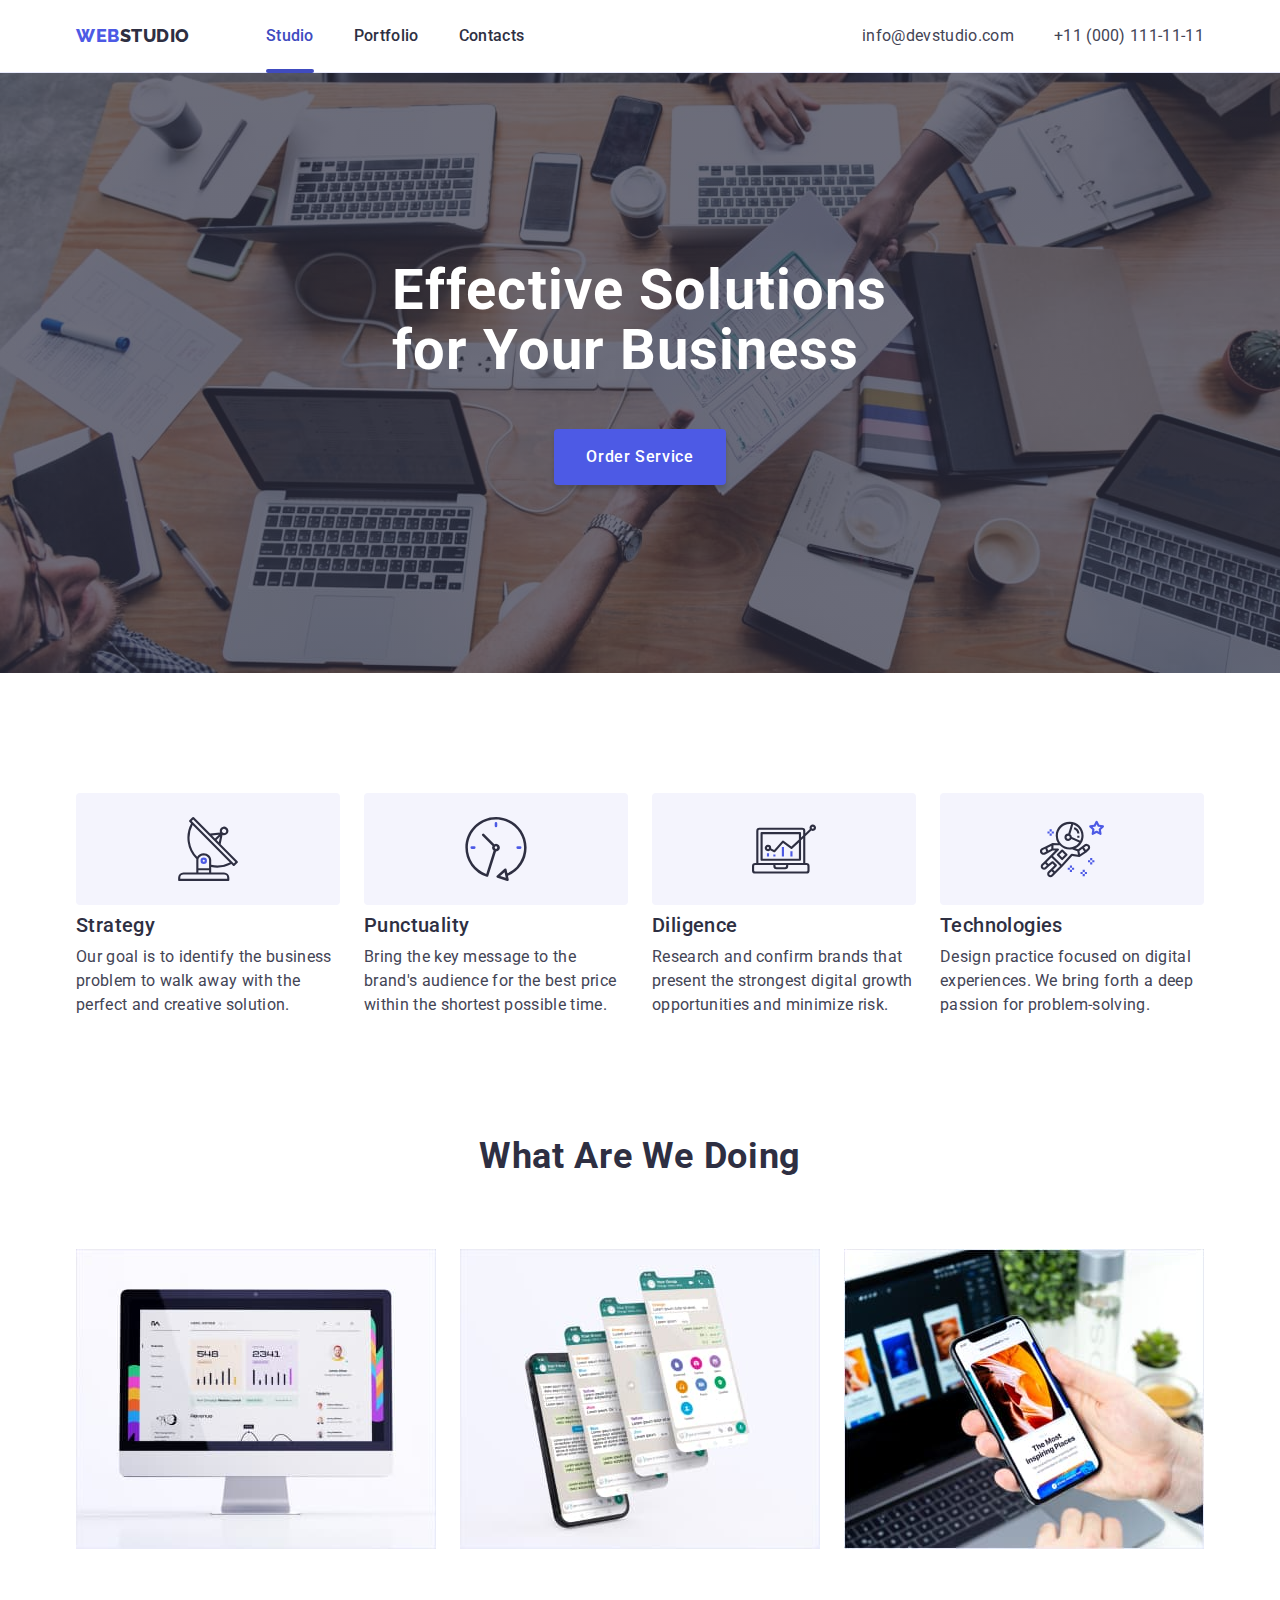
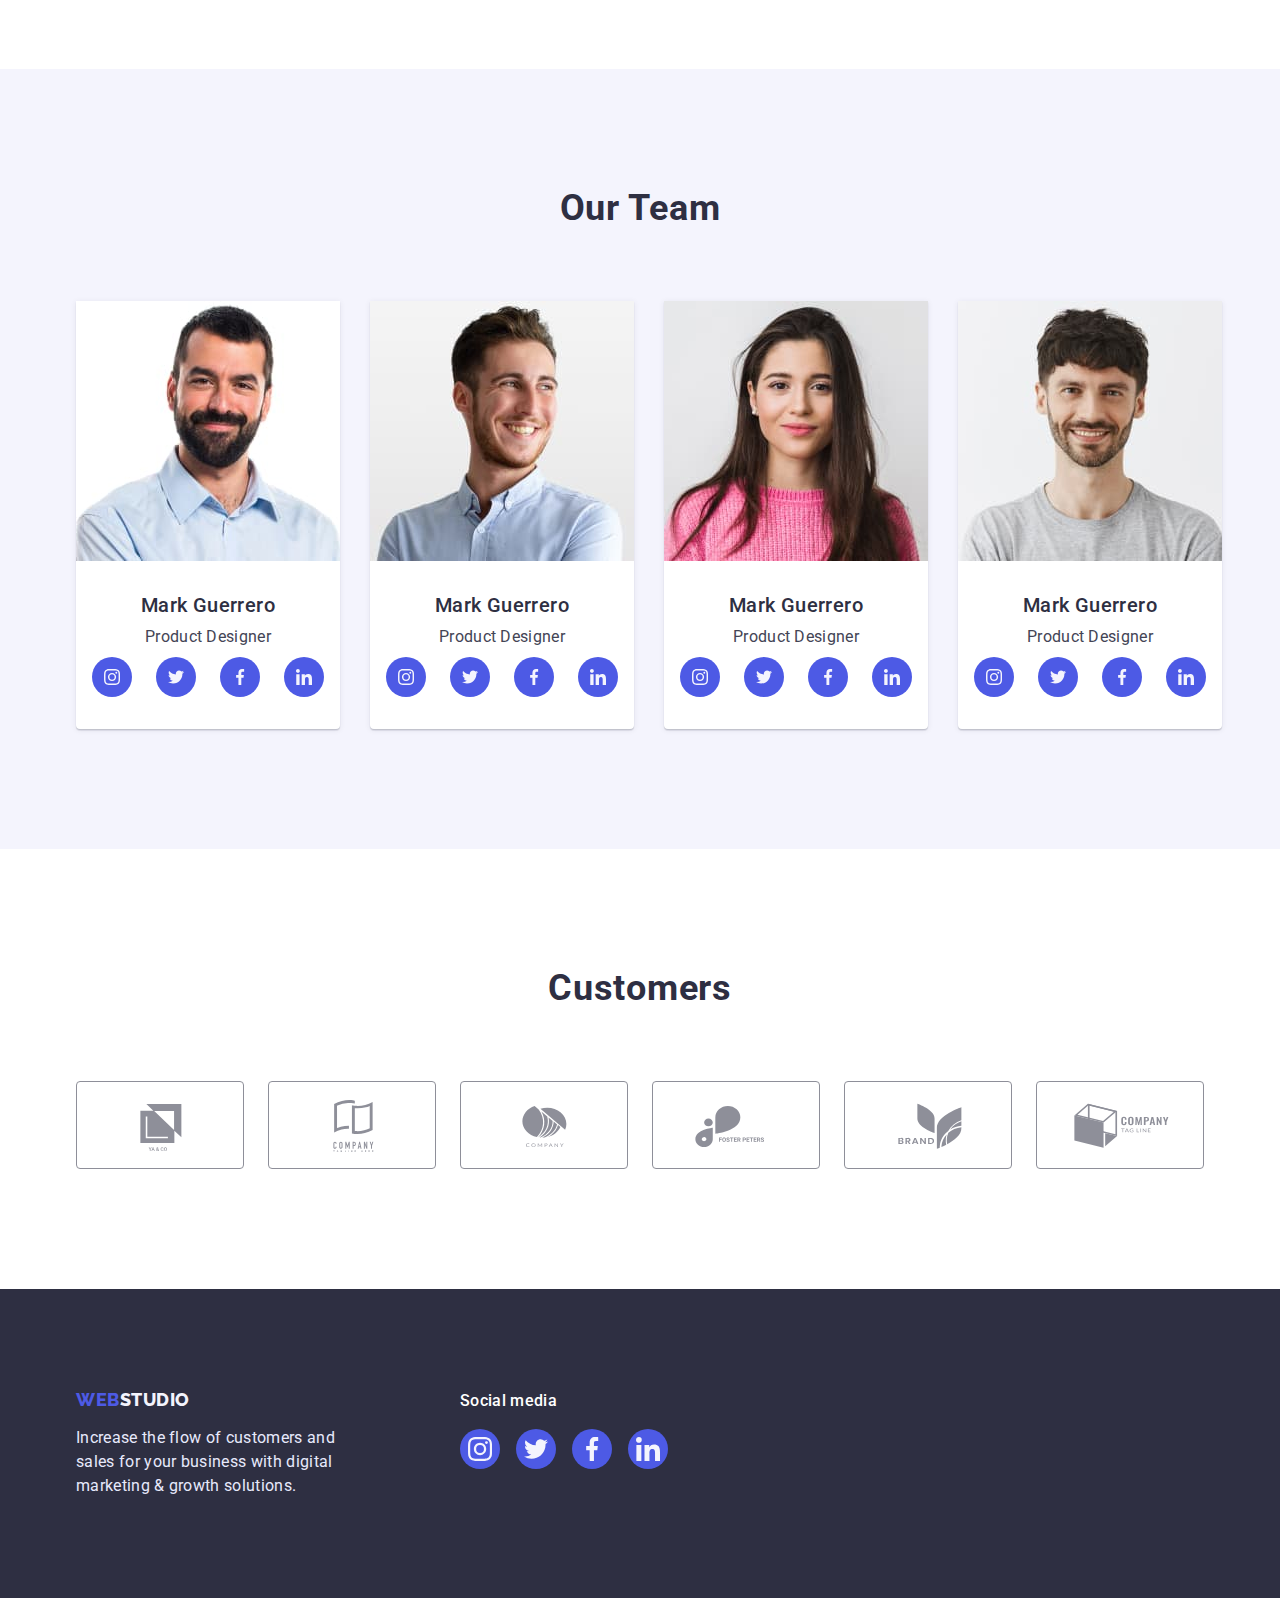
<file: index.html>
<!DOCTYPE html>
<html lang="en">
  <head>
    <meta charset="UTF-8" />
    <meta http-equiv="X-UA-Compatible" content="IE=edge" />
    <meta name="viewport" content="width=device-width, initial-scale=1.0" />
    <title>Web studio</title>
    <link rel="preconnect" href="https://fonts.googleapis.com">
    <link rel="preconnect" href="https://fonts.gstatic.com" crossorigin>
    <link href="https://fonts.googleapis.com/css2?family=Raleway:wght@800&family=Roboto:wght@400;500;700;900&display=swap" rel="stylesheet">
    <link rel="stylesheet" href="https://cdn.jsdelivr.net/npm/modern-normalize@1.1/modern-normalize.min.css">
    <link rel="stylesheet" href="./css/styles.css">
  </head>
  
  <body>
    <!-- header -->
    <header class="top-header">
      <div class="header-container container">
        <nav class="main-nav">
          <a class="logo link" href="index.html">web<span class="logo-studio">Studio</span></a>
          <ul class="main-nav-menu list">
            <li class="main-nav-item"><a class="main-nav-link mark link" href="./index.html">Studio</a></li>
            <li class="main-nav-item"><a class="main-nav-link link" href="./portfolio.html">Portfolio</a></li>
            <li class="main-nav-item"><a class="main-nav-link link" href="">Contacts</a></li>
          </ul>
        </nav>
        <address class="contact-us">
          <ul class="list contacts-list">
            <li class="contacts-item"><a class="contacts link" href="mailto:info@devstudio.com">info@devstudio.com</a></li>
            <li class="contacts-item"><a class="contacts link" href="tel:+11(000)111-11-11">+11 (000) 111-11-11</a></li>
          </ul>
        </address>
      </div>
    </header>
    <!-- main -->
    <main>
      <!-- hero -->
      <section class="hero">
        <div class="container">
          <h1 class="main-header">Effective Solutions for Your Business</h1>
          <button type="button" class="main-btn btns" data-modal-open>Order Service</button>
        </div>
      </section>
      <!-- section features -->
      <section class="features">
        <div class="container">
          <h2 class="visually-hidden">Features</h2>
          <ul class="menu-features list">
            <li class="menu-items-features">
              <div class="menu-icons">
                <svg class="task-icon" width="64" height="64">
                  <use href="./images/icons.svg#icon-antenna"></use>
                </svg>
              </div>
              <h3 class="menu-items-header">Strategy</h3>
              <p class="menu-items-text">Our goal is to identify the business problem to walk away with the perfect and creative solution. </p>
            </li>
            <li class="menu-items-features">
              <div class="menu-icons">
                <svg class="task-icon" width="64" height="64">
                  <use href="./images/icons.svg#icon-clock"></use>
                </svg>
              </div>
              <h3 class="menu-items-header">Punctuality</h3>
              <p class="menu-items-text">Bring the key message to the brand's audience for the best price within the shortest possible time.</p>
            </li>
            <li class="menu-items-features">
              <div class="menu-icons">
                <svg class="task-icon" width="64" height="64">
                  <use href="./images/icons.svg#icon-diagram"></use>
                </svg>
              </div>
              <h3 class="menu-items-header">Diligence</h3>
              <p class="menu-items-text">Research and confirm brands that present the strongest digital growth opportunities and minimize risk.</p>
            </li>
            <li class="menu-items-features">
              <div class="menu-icons">
                <svg class="task-icon" width="64" height="64">
                  <use href="./images/icons.svg#icon-astronaut"></use>
                </svg>
              </div>
              <h3 class="menu-items-header">Technologies</h3>
              <p class="menu-items-text">Design practice focused on digital experiences. We bring forth a deep passion for problem-solving.</p>
            </li>
          </ul>
        </div>
      </section>
      <!-- section what are we doing -->
      <section class="project">
        <div class="container">
          <h2 class="projects-header">What are we doing</h2>
          <ul class="projects-list list">
            <li class="projects-list-items"><img class="projects-img" src="./images/monitor1.jpg" alt="Monitor" width="360" height="300"></li>
            <li class="projects-list-items"><img class="projects-img" src="./images/iphone2.jpg" alt="Iphone" width="360" height="300"></li>
            <li class="projects-list-items"><img class="projects-img" src="./images/laptop3.jpg" alt="Laptop" width="360" height="300"></li>
          </ul>
        </div>
      </section>
      <!-- section our team -->
      <section class="team">
        <div class="container">
          <h2 class="our-team-header">Our Team</h2>
          <ul class="our-team-list list">
            <li class="our-team-item">
              <img class="teammate-img" src="./images/mark-guerrero1.jpg" alt="Mark Guerrero photo" width="264" height="260">
              <div class="teammate-text">
                <h3 class="teammate-name">Mark Guerrero</h3>
                <p class="teammate-profession">Product Designer</p>
                <ul class="social-network-list list">
                  <li class="social-network-item"><a href="" class="social-network-link link">
                    <svg class="network-icon" width="16" height="16">
                    <use href="./images/icons.svg#icon-instagram"></use>
                  </svg></a></li>
                  <li class="social-network-item"><a href="" class="social-network-link link">
                    <svg class="network-icon" width="16" height="16">
                    <use href="./images/icons.svg#icon-twitter"></use>
                  </svg></a></li>
                  <li class="social-network-item"><a href="" class="social-network-link link">
                    <svg class="network-icon" width="16" height="16">
                    <use href="./images/icons.svg#icon-facebook"></use>
                  </svg></a></li>
                  <li class="social-network-item"><a href="" class="social-network-link link">
                    <svg class="network-icon" width="16" height="16">
                    <use href="./images/icons.svg#icon-linkedin"></use>
                  </svg></a></li>
                </ul>
              </div>
            </li>
            <li class="our-team-item">
              <img class="teammate-img" src="./images/tom-ford2.jpg" alt="Tom Ford photo" width="264" height="260">
              <div class="teammate-text">
                <h3 class="teammate-name">Mark Guerrero</h3>
                <p class="teammate-profession">Product Designer</p>
                <ul class="social-network-list list">
                  <li class="social-network-item"><a href="" class="social-network-link link">
                    <svg class="network-icon" width="16" height="16">
                    <use href="./images/icons.svg#icon-instagram"></use>
                  </svg></a></li>
                  <li class="social-network-item"><a href="" class="social-network-link link">
                    <svg class="network-icon" width="16" height="16">
                    <use href="./images/icons.svg#icon-twitter"></use>
                  </svg></a></li>
                  <li class="social-network-item"><a href="" class="social-network-link link">
                    <svg class="network-icon" width="16" height="16">
                    <use href="./images/icons.svg#icon-facebook"></use>
                  </svg></a></li>
                  <li class="social-network-item"><a href="" class="social-network-link link">
                    <svg class="network-icon" width="16" height="16">
                    <use href="./images/icons.svg#icon-linkedin"></use>
                  </svg></a></li>
                </ul>
              </div>
            </li>
            <li class="our-team-item">
              <img class="teammate-img" src="./images/camila-garcia3.jpg" alt="Camila Garcia photo" width="264" height="260">
              <div class="teammate-text">
                <h3 class="teammate-name">Mark Guerrero</h3>
                <p class="teammate-profession">Product Designer</p>
                <ul class="social-network-list list">
                  <li class="social-network-item"><a href="" class="social-network-link link">
                    <svg class="network-icon" width="16" height="16">
                    <use href="./images/icons.svg#icon-instagram"></use>
                  </svg></a></li>
                  <li class="social-network-item"><a href="" class="social-network-link link">
                    <svg class="network-icon" width="16" height="16">
                    <use href="./images/icons.svg#icon-twitter"></use>
                  </svg></a></li>
                  <li class="social-network-item"><a href="" class="social-network-link link">
                    <svg class="network-icon" width="16" height="16">
                    <use href="./images/icons.svg#icon-facebook"></use>
                  </svg></a></li>
                  <li class="social-network-item"><a href="" class="social-network-link link">
                    <svg class="network-icon" width="16" height="16">
                    <use href="./images/icons.svg#icon-linkedin"></use>
                  </svg></a></li>
                </ul>
              </div>
            </li>
            <li class="our-team-item">
              <img class="teammate-img" src="./images/daniel-wilson4.jpg" alt="DanielWilson photo" width="264" height="260">
              <div class="teammate-text">
                <h3 class="teammate-name">Mark Guerrero</h3>
                <p class="teammate-profession">Product Designer</p>
                <ul class="social-network-list list">
                  <li class="social-network-item"><a href="" class="social-network-link link">
                    <svg class="network-icon" width="16" height="16">
                    <use href="./images/icons.svg#icon-instagram"></use>
                  </svg></a></li>
                  <li class="social-network-item"><a href="" class="social-network-link link">
                    <svg class="network-icon" width="16" height="16">
                    <use href="./images/icons.svg#icon-twitter"></use>
                  </svg></a></li>
                  <li class="social-network-item"><a href="" class="social-network-link link">
                    <svg class="network-icon" width="16" height="16">
                    <use href="./images/icons.svg#icon-facebook"></use>
                  </svg></a></li>
                  <li class="social-network-item"><a href="" class="social-network-link link">
                    <svg class="network-icon" width="16" height="16">
                    <use href="./images/icons.svg#icon-linkedin"></use>
                  </svg></a></li>
                </ul>
              </div>
            </li>
          </ul> 
        </div> 
      </section>
      <!-- section customers-->
      <section class="customers">
        <div class="container">
          <h2 class="customers-header">Customers</h2>
          <ul class="customers-list list">
            <li class="customers-item"><a href="" class="customers-link link">
              <svg class="icons-clients">
                <use href="./images/icons.svg#icon-client1"></use>
              </svg>
            </a></li>
            <li class="customers-item"><a href="" class="customers-link link">
              <svg class="icons-clients">
                <use href="./images/icons.svg#icon-client2"></use>
              </svg>
            </a></li>
            <li class="customers-item"><a href="" class="customers-link link">
              <svg class="icons-clients">
                <use href="./images/icons.svg#icon-client3"></use>
              </svg>
            </a></li>
            <li class="customers-item"><a href="" class="customers-link link">
              <svg class="icons-clients">
                <use href="./images/icons.svg#icon-client4"></use>
              </svg>
            </a></li>
            <li class="customers-item"><a href="" class="customers-link link">
              <svg class="icons-clients">
                <use href="./images/icons.svg#icon-client5"></use>
              </svg>
            </a></li>
            <li class="customers-item"><a href="" class="customers-link link">
              <svg class="icons-clients">
                <use href="./images/icons.svg#icon-client6"></use>
              </svg>
            </a></li>
          </ul>
        </div>
      </section>
    </main>
    <!-- footer -->
    <footer class="end-page">
      <div class="container">
        <div class="end-page-content">
          <a class="logo link" href="index.html">web<span class="logo-studio-end-page">Studio</span></a>
          <p class="footer-text">Increase the flow of customers and sales for your business with digital marketing & growth solutions.</p> 
        </div>
        <div class="social-media">
          <p class="social-media-header">Social media</p>
          <ul class="social-media-list list">
            <li class="social-madia-item"><a href="" class="social-network-link footer-link link">
              <svg class="network-icon" width="24" height="24">
              <use href="./images/icons.svg#icon-instagram"></use>
            </svg></a></li>
            <li class="social-madia-item"><a href="" class="social-network-link footer-link link">
              <svg class="network-icon" width="24" height="24">
              <use href="./images/icons.svg#icon-twitter"></use>
            </svg></a></li>
            <li class="social-madia-item"><a href="" class="social-network-link footer-link link">
              <svg class="network-icon" width="24" height="24">
              <use href="./images/icons.svg#icon-facebook"></use>
            </svg></a></li>
            <li class="social-madia-item"><a href="" class="social-network-link footer-link link">
              <svg class="network-icon" width="24" height="24">
              <use href="./images/icons.svg#icon-linkedin"></use>
            </svg></a></li>
          </ul>
        </div>
      </div>
      <div class="backdrop is-hidden" data-modal>
        <div class="modal">
          <button type="button" class="modal-close-button" data-modal-close>
            <svg class="close-button" width="8" height="8">
            <use href="./images/icons.svg#icon-close-button"></use>
            </svg>
          </button>
        </div>
      </div>
    </footer>
  <script src="./js/modal.js"></script>
  </body>
</html>
</file>
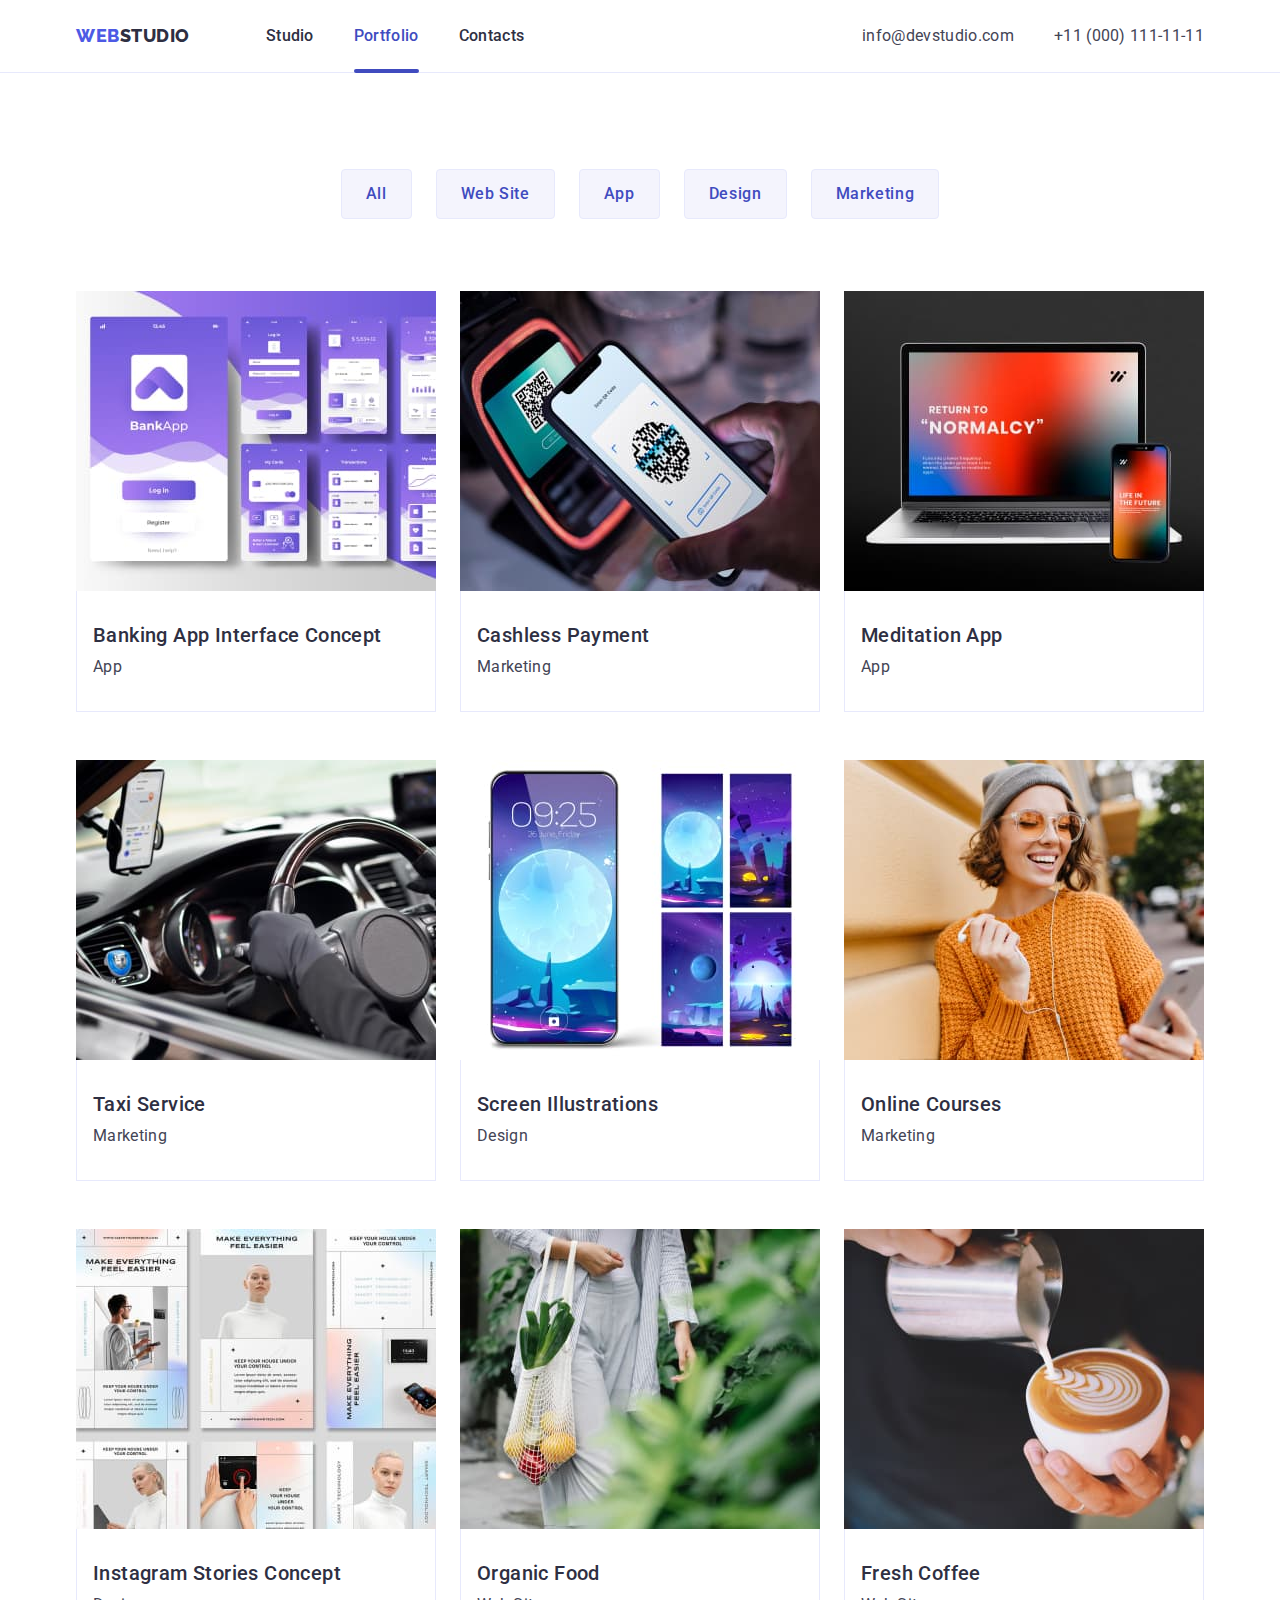
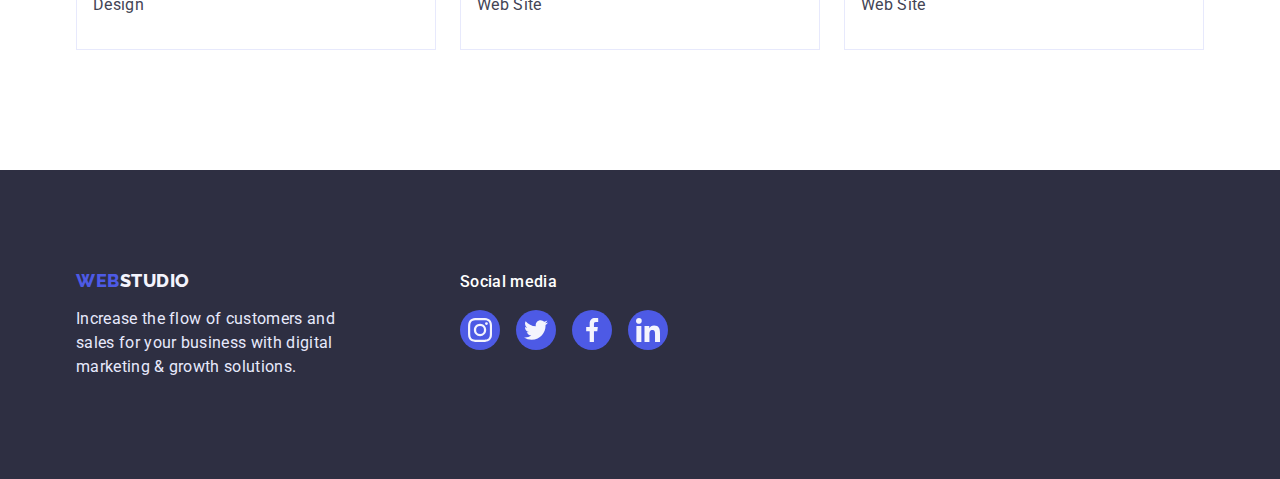
<file: portfolio.html>
<!DOCTYPE html>
<html lang="en">
<head>
    <meta charset="UTF-8">
    <meta http-equiv="X-UA-Compatible" content="IE=edge">
    <meta name="viewport" content="width=device-width, initial-scale=1.0">
    <title>Portfolio</title>
    <link rel="preconnect" href="https://fonts.googleapis.com">
    <link rel="preconnect" href="https://fonts.gstatic.com" crossorigin>
    <link href="https://fonts.googleapis.com/css2?family=Raleway:wght@800&family=Roboto:wght@400;500;700;900&display=swap" rel="stylesheet">
    <link rel="stylesheet" href="https://cdn.jsdelivr.net/npm/modern-normalize@1.1/modern-normalize.min.css">
    <link rel="stylesheet" href="./css/styles.css">
</head>
<body>
    <!-- header -->
    <header class="top-header">
        <div class="header-container container">
            <nav class="main-nav">
                <a class="logo link" href="index.html">web<span class="logo-studio">Studio</span></a>
                <ul class="main-nav-menu list">
                    <li class="main-nav-item"><a class="main-nav-link link" href="./index.html">Studio</a></li>
                    <li class="main-nav-item"><a class="main-nav-link mark link" href="./portfolio.html">Portfolio</a></li>
                    <li class="main-nav-item"><a class="main-nav-link link" href="">Contacts</a></li>
                </ul>
            </nav>
            <address class="contact-us">
                <ul class="list contacts-list">
                    <li class="contacts-item"><a class="contacts link" href="mailto:info@devstudio.com">info@devstudio.com</a></li>
                    <li class="contacts-item"><a class="contacts link" href="tel:+11(000)111-11-11">+11 (000) 111-11-11</a></li>
                </ul>
            </address>
        </div>
    </header>
    <main>
        <!-- section our project -->
        <section class="portfolio">
            <h1 class="visually-hidden">Projects</h1>
            <div class="projects-container container">
                <ul class="menu-projects-list list">
                    <li class="menu-projects-item"><button class="menu-projects-btn btns" type="button">All</button></li>
                    <li class="menu-projects-item"><button class="menu-projects-btn btns" type="button">Web Site</button></li>
                    <li class="menu-projects-item"><button class="menu-projects-btn btns" type="button">App</button></li>
                    <li class="menu-projects-item"><button class="menu-projects-btn btns" type="button">Design</button></li>
                    <li class="menu-projects-item"><button class="menu-projects-btn btns" type="button">Marketing</button></li>
                </ul>
                <ul class="our-projects-list list">
                    <li class="our-projects-item">
                        <a href="" class="our-projects-link link">
                            <div class="overlay-cover">
                                <img class="our-projects-img" src="./images/interface-concept1.jpg" alt="Banking App Interface Concept" width="360" height="300">
                                <p class="overlay">14 Stylish and User-Friendly App Design Concepts · Task Manager App · Calorie Tracker App · Exotic Fruit Ecommerce App · Cloud Storage App</p>
                            </div>
                            <div class="projects-content">
                                <h2 class="our-projects-header">Banking App Interface Concept</h2>
                                <p class="our-projects-text">App</p>
                            </div>
                        </a>
                    </li>
                    <li class="our-projects-item">
                        <a href="" class="our-projects-link link">
                            <div class="overlay-cover">
                                <img class="our-projects-img" src="./images/cashless-payment2.jpg" alt="phone payment" width="360" height="300">
                                <p class="overlay">14 Stylish and User-Friendly App Design Concepts · Task Manager App · Calorie Tracker App · Exotic Fruit Ecommerce App · Cloud Storage App</p>
                            </div>
                            <div class="projects-content">
                                <h2 class="our-projects-header">Cashless Payment</h2>
                                <p class="our-projects-text">Marketing</p>
                            </div>
                        </a>
                    </li>
                    <li class="our-projects-item">
                        <a href="" class="our-projects-link link">
                            <div class="overlay-cover">
                                <img class="our-projects-img" src="./images/meditation-app3.jpg" alt="laptop and iphone" width="360" height="300">
                                <p class="overlay">14 Stylish and User-Friendly App Design Concepts · Task Manager App · Calorie Tracker App · Exotic Fruit Ecommerce App · Cloud Storage App</p>
                            </div>
                            <div class="projects-content">
                                <h2 class="our-projects-header">Meditation App</h2>
                                <p class="our-projects-text">App</p>
                            </div>
                        </a>
                    </li>
                    <li class="our-projects-item">
                        <a href="" class="our-projects-link link">
                            <div class="overlay-cover">
                                <img class="our-projects-img" src="./images/taxi-service1.jpg" alt="car" width="360" height="300">
                                <p class="overlay">14 Stylish and User-Friendly App Design Concepts · Task Manager App · Calorie Tracker App · Exotic Fruit Ecommerce App · Cloud Storage App</p>
                            </div>
                            <div class="projects-content">
                                <h2 class="our-projects-header">Taxi Service</h2>
                                <p class="our-projects-text">Marketing</p>
                            </div>
                        </a>
                    </li>
                    <li class="our-projects-item">
                        <a href="" class="our-projects-link link">
                            <div class="overlay-cover">
                                <img class="our-projects-img" src="./images/screen-illustrations2.jpg" alt="wallpaper for phone" width="360" height="300">
                                <p class="overlay">14 Stylish and User-Friendly App Design Concepts · Task Manager App · Calorie Tracker App · Exotic Fruit Ecommerce App · Cloud Storage App</p>
                            </div>
                            <div class="projects-content">
                                <h2 class="our-projects-header">Screen Illustrations</h2>
                                <p class="our-projects-text">Design</p>
                            </div>
                        </a>
                    </li>
                    <li class="our-projects-item">
                        <a href="" class="our-projects-link link">
                            <div class="overlay-cover">
                                <img class="our-projects-img" src="./images/online-courses3.jpg" alt="women with phone" width="360" height="300">
                                <p class="overlay">14 Stylish and User-Friendly App Design Concepts · Task Manager App · Calorie Tracker App · Exotic Fruit Ecommerce App · Cloud Storage App</p>
                            </div>
                            <div class="projects-content">
                                <h2 class="our-projects-header">Online Courses</h2>
                                <p class="our-projects-text">Marketing</p>
                            </div>
                        </a>
                    </li>
                    <li class="our-projects-item">
                        <a href="" class="our-projects-link link">
                            <div class="overlay-cover">
                                <img class="our-projects-img" src="./images/insta-stories1.jpg" alt="app interfaces" width="360" height="300">
                                <p class="overlay">14 Stylish and User-Friendly App Design Concepts · Task Manager App · Calorie Tracker App · Exotic Fruit Ecommerce App · Cloud Storage App</p>
                            </div>
                            <div class="projects-content">
                                <h2 class="our-projects-header">Instagram Stories Concept</h2>
                                <p class="our-projects-text">Design</p>
                            </div>
                        </a>
                    </li>
                    <li class="our-projects-item">
                        <a href="" class="our-projects-link link">
                            <div class="overlay-cover">
                                <img class="our-projects-img" src="./images/organic-food2.jpg" alt="bag with wegetables" width="360" height="300">
                                <p class="overlay">14 Stylish and User-Friendly App Design Concepts · Task Manager App · Calorie Tracker App · Exotic Fruit Ecommerce App · Cloud Storage App</p>
                            </div>
                            <div class="projects-content">
                                <h2 class="our-projects-header">Organic Food</h2>
                                <p class="our-projects-text">Web Site</p>
                            </div>
                        </a>
                    </li>
                    <li class="our-projects-item">
                        <a href="" class="our-projects-link link">
                            <div class="overlay-cover">
                                <img class="our-projects-img" src="./images/fresh-coffee3.jpg" alt="capuchino" width="360" height="300">
                                <p class="overlay">14 Stylish and User-Friendly App Design Concepts · Task Manager App · Calorie Tracker App · Exotic Fruit Ecommerce App · Cloud Storage App</p>
                            </div>
                            <div class="projects-content">
                                <h2 class="our-projects-header">Fresh Coffee</h2>
                                <p class="our-projects-text">Web Site</p>
                            </div>
                        </a>
                    </li>
                </ul>
            </div>
        </section>
    </main>
    <!-- footer -->
    <footer class="end-page">
        <div class="container">
            <div class="end-page-content">
                <a class="logo link" href="index.html">web<span class="logo-studio-end-page">Studio</span></a>
                <p class="footer-text">Increase the flow of customers and sales for your business with digital marketing & growth solutions.</p> 
            </div>
            <div class="social-media">
                <p class="social-media-header">Social media</p>
                <ul class="social-media-list list">
                    <li class="social-madia-item"><a href="" class="social-network-link footer-link link">
                        <svg class="network-icon" width="24" height="24">
                        <use href="./images/icons.svg#icon-instagram"></use>
                        </svg></a></li>
                    <li class="social-madia-item"><a href="" class="social-network-link footer-link link">
                        <svg class="network-icon" width="24" height="24">
                        <use href="./images/icons.svg#icon-twitter"></use>
                        </svg></a></li>
                    <li class="social-madia-item"><a href="" class="social-network-link footer-link link">
                        <svg class="network-icon" width="24" height="24">
                        <use href="./images/icons.svg#icon-facebook"></use>
                        </svg></a></li>
                    <li class="social-madia-item"><a href="" class="social-network-link footer-link link">
                        <svg class="network-icon" width="24" height="24">
                        <use href="./images/icons.svg#icon-linkedin"></use>
                        </svg></a></li>
                </ul>
            </div>
        </div>
    </footer>
</body>
</html>
</file>
<file: css/styles.css>
/* =============COMPONENTS============ */

body {
  background-color: #FFFFFF;
  font-family: 'Roboto', sans-serif;
  color: #434455;
}

p,
h1,
h2,
h3 {
  margin: 0;
}

ul {
  margin: 0;
  padding-left: 0;
}

img {
  display: block;
}

:root {
  --ocean: #404BBF;
  --iris: #4D5AE5;
  --navy-blue: #2e2f42;
  --slate: #434455;
  --cloud: #F4F4FD;
  --cornflower: #E7E9FC;
  --green: #31D0AA;
  --light-slate: #8E8F99;
  --anim: 250ms cubic-bezier(0.4, 0, 0.2, 1)
}

.container {
  width: 1158px;
  margin: 0 auto;
  padding-left: 15px;
  padding-right: 15px;
}

.list {
  list-style: none;
}

.link {
  /* font-weight: 500;
  font-size: 16px;
  line-height: 1.5;
  letter-spacing: 0.02em;
  color: var(--navy-blue); */
  text-decoration: none;
}

.btns {
  cursor: pointer;
}

.visually-hidden {
  position: absolute;
  width: 1px;
  height: 1px;
  margin: -1px;
  border: 0;
  padding: 0;
  white-space: nowrap;
  clip-path: inset(100%);
  clip: rect(0 0 0 0);
  overflow: hidden;
}

.is-hidden {
  opacity: 0;
  visibility: hidden;
  pointer-events: none;
}

/* =============COMPONENTS============ */




/* =============HEADER============ */

.top-header {
  border-bottom: 1px solid var(--cornflower);
}

.header-container {
  display: flex;
  align-items: center;
}

.main-nav {
  display: flex;
  align-items: center;
}

.logo {
  font-family: 'Raleway', sans-serif;
  font-weight: 800;
  font-size: 18px;
  line-height: 1.17;
  letter-spacing: 0.03em;
  text-transform: uppercase;
  color: var(--iris);
}

.logo-studio {
  color: var(--navy-blue);
}

.main-nav-menu {
  display: flex;
  margin-left: 76px;
  gap: 40px;
}

/* .main-nav-item + .main-nav-item {
  margin-left: 40px;
} */

/* .main-nav-item {
  position: static;
} */

.main-nav-link {
  display: block;
  padding-top: 24px;
  padding-bottom: 24px;
  font-weight: 500;
  font-size: 16px;
  line-height: 1.5;
  letter-spacing: 0.02em;
  color: var(--navy-blue);
  transition: color var(--anim);
}

.main-nav-link:hover,
.main-nav-link:focus {
  color: var(--ocean);
}

.mark{
  position: relative;
  color: var(--ocean);
}

.mark::after {
  position: absolute;
  left: 0;
  bottom: -1px;
  content: "";
  width: 100%;
  height: 4px;
  background-color: var(--ocean);
  border-radius: 2px;
}

.contact-us {
  font-style: normal;
  margin-left: auto;
}

.contacts-list {
  display: flex;
  gap: 40px;
}

.contacts {
  font-weight: 400;
  font-size: 16px;
  line-height: 1.5;
  letter-spacing: 0.02em;
  color: var(--slate);
  transition: color var(--anim);
}

/* .contacts-item + .contacts-item {
  margin-left: 40px;
} */

.contacts:hover,
.contacts:focus {
  color: var(--ocean);
}

/* =============/HEADER============ */




/* =============HERO============ */

.hero {
  max-width: 1440px;
  height: 600px;
  margin-left: auto;
  margin-right: auto;
  background-color: var(--navy-blue);
  background-image: linear-gradient(
    to right,
    rgba(46, 47, 66, 0.7),
    rgba(46, 47, 66, 0.7)
    ), 
    url("../images/people-office.jpg");
  padding-top: 188px;
  padding-bottom: 188px;
}

.block-hero {
  text-align: center;
}

.main-header {
  width: 496px;
  margin-left: auto;
  margin-right: auto;
  font-weight: 700;
  font-size: 56px;
  line-height: 1.07;
  letter-spacing: 0.02em;
  color: #FFFFFF;
}

.main-btn {
  display: block;
  margin-left: auto;
  margin-right: auto;
  min-width: 169px;
  padding: 16px 32px;
  margin-top: 48px;
  background-color: var(--iris);
  box-shadow: 0px 4px 4px rgba(0, 0, 0, 0.15);
  border-radius: 4px;
  font-family: 'Roboto', sans-serif;
  font-weight: 500;
  font-size: 16px;
  line-height: 1.5;
  letter-spacing: 0.04em;
  color: #FFFFFF;
  border: none;
  transition: background-color var(--anim);
}

.main-btn:hover,
.main-btn:focus {
  background-color: var(--ocean);
  color: #FFFFFF;
}

/* =============/HERO============ */




/* =============FEATURES============ */

.features {
  padding-top: 120px;
  padding-bottom: 120px;
}

.menu-icons {
  display: flex;
  height: 112px;
  margin-bottom: 8px;
  background-color: var(--cloud);
  border-radius: 4px;
  justify-content: center;
  align-items: center;
}

.menu-features {
  display: flex;
  gap: 24px;
}

/* .menu-items-features + .menu-items-features {
  margin-left: 24px;
} */

.menu-items-header {
  margin-bottom: 8px;
  font-weight: 500;
  font-size: 20px;
  line-height: 1.2;
  letter-spacing: 0.02em;
  color: var(--navy-blue);
}

.menu-items-features {
  width: 264px;
}

.menu-items-text {
  font-size: 16px;
  line-height: 1.5;
  letter-spacing: 0.02em;
  color: var(--slate);

}

/* =============/FEATURES============ */




/* =============WHAT ARE WE DOING============ */

.project {
  padding-bottom: 120px;
}

.projects-header {
  margin-bottom: 72px;
  color: var(--navy-blue);
  font-weight: 700;
  font-size: 36px;
  line-height: 1.11;
  text-align: center;
  letter-spacing: 0.02em;
  text-transform: capitalize;
}

.projects-list {
  display: flex;
  gap: 24px;
}

/* .projects-list-items + .projects-list-items {
    margin-left: 24px;
  } */

/* =============/WHAT ARE WE DOING============ */





/* =============OUR TEAM============ */

.team {
  padding-top: 120px;
  padding-bottom: 120px;
  background-color: var(--cloud);
}

.our-team-header {
  margin-bottom: 72px;
  font-weight: 700;
  font-size: 36px;
  line-height: 1.11;
  letter-spacing: 0.02em;
  text-align: center;
  text-transform: capitalize;
  color: var(--navy-blue);
}

.our-team-list {
  display: flex;
  gap: 30px;
}

/* .our-team-item + .our-team-item {
  margin-left: 30px;
} */

.teammate-text {
  padding-top: 32px;
  padding-bottom: 32px;
}

.our-team-item {
  background: #FFFFFF;
  box-shadow: 0px 1px 6px rgba(46, 47, 66, 0.08), 0px 1px 1px rgba(46, 47, 66, 0.16), 0px 2px 1px rgba(46, 47, 66, 0.08);
  border-radius: 0px 0px 4px 4px;
}

.teammate-name {
  text-align: center;
  margin-bottom: 8px;
  font-weight: 500;
  font-size: 20px;
  line-height: 1.2;
  letter-spacing: 0.02em;
  color: var(--navy-blue);
}

.teammate-profession {
  text-align: center;
  font-size: 16px;
  line-height: 1.5;
  letter-spacing: 0.02em;
  color: var(--slate);
  margin-bottom: 8px;
}

.social-network-list {
  display: flex;
  justify-content: center;
  gap: 24px;
}


.social-network-item {
  width: 40px;
  height: 40px;
}
.social-media-list {
  margin-top: 16px;
  display: flex;
  gap: 16px;
}

.social-madia-item {
  width: 40px;
  height: 40px;
}

.network-icon {
  fill: var(--cloud);
}

.social-network-link {
  width: 100%;
  height: 100%;
  border-radius: 50px;
  background-color: var(--iris);
  display: flex;
  justify-content: center;
  align-items: center;
  transition: background-color var(--anim),
  fill var(--anim);
}

.social-network-link:hover,
.social-network-link:focus {
  background-color: var(--ocean);
}

/* =============/OUR TEAM============ */




/* =============CUSTOMERS============ */

.customers {
  padding-top: 120px;
  padding-bottom: 120px;
}

.customers-header {
  margin-bottom: 72px;
  font-weight: 700;
  font-size: 36px;
  line-height: 1.11;
  letter-spacing: 0.02em;
  text-align: center;
  text-transform: capitalize;
  color: var(--navy-blue);
}

.customers-list {
  display: flex;
  gap: 24px;
}

.customers-item {
  width: 168px;
  height: 88px;
  }

.customers-link:hover,
.customers-link:focus {
  color: var(--iris);
}

.customers-link {
  width: 100%;
  height: 100%;
  display: flex;
  justify-content: center;
  align-items: center;
  border: 1px solid currentColor;
  border-radius: 4px;
  color: var(--light-slate);
  transition: 
  color var(--anim),
  fill var(--anim);
}
/* .customers-link:hover > .icons-clients,
.customers-link:focus > .icons-clients {
  fill: #404BBF;
} */

.icons-clients {
  fill: currentColor;
  width: 104px;
  height: 56px;
}


/* =============/CUSTOMERS============ */


/* =============FOOTER============ */

.end-page {
  background-color: var(--navy-blue);
  padding-top: 100px;
  padding-bottom: 100px;
}

.end-page>.container {
  display: flex;
  /* gap: 120px; */
}

.footer-text {
  font-size: 16px;
  line-height: 1.5;
  letter-spacing: 0.02em;
  color: var(--cornflower);
}

.end-page-content>.logo {
  display: inline-block;
  margin-bottom: 16px;
}

.footer-text {
  width: 264px;
}

.logo-studio-end-page {
  color: var(--cloud);
}

.social-media {
  margin-left: 120px;
}

.social-media-header {
  font-style: normal;
  font-weight: 500;
  font-size: 16px;
  line-height: 1.5;
  letter-spacing: 0.02em;
  color: #FFFFFF;
}

.footer-link:hover,
.footer-link:focus {
  background-color: var(--green);
}

/* =============/FOOTER============ */


/* =============MODAL WINDOW============ */
.backdrop {
  transition: opacity var(--anim), visibility var(--anim);
  position: fixed;
  top: 0;
  width: 100%;
  height: 100%;
  background-color: rgba(46, 47, 66, 0.4);
}
.modal {
  position: absolute;
  top: 50%;
  left: 50%;
  transform: translate(-50%, -50%) scale(1);
  transition: transform var(--anim);
  width: 408px;
  min-height: 576px;
  background-color: #FCFCFC;
  box-shadow:
  0px 1px 1px rgba(0, 0, 0, 0.14),
  0px 1px 3px rgba(0, 0, 0, 0.12),
  0px 2px 1px rgba(0, 0, 0, 0.2);
  border-radius: 4px;
  padding: 24px;
  
}

.backdrop.is-hidden .modal {
  transform: translate(-50%, -50%) scale(0);

}

.modal-close-button {
  display: flex;
  justify-content: center;
  align-items: center;
  margin-left: auto;
  width: 24px;
  height: 24px;
  background-color: var(--cornflower);
  border: 1px solid rgba(0, 0, 0, 0.1);
  border-radius: 50%;
  transition: background-color var(--anim),
  fill var(--anim);
}

.modal-close-button:hover,
.modal-close-button:focus {
  background-color: var(--ocean);
  fill: white;
}

/* =============/MODAL WINDOW============ */


/* +++++++++++++PORTFOLIO+++++++++++++ */

.portfolio {
  padding-top: 96px;
  padding-bottom: 120px;
}



/* =============BUTTONS============ */

.menu-projects-list {
  display: flex;
  justify-content: center;
  margin-bottom: 72px;
  gap: 24px;
}

/* .menu-projects-item+.menu-projects-item {
  margin-left: 24px;
} */

.menu-projects-btn {
  display: block;
  padding: 12px 24px;
  background-color: var(--cloud);
  border: 1px solid var(--cornflower);
  border-radius: 4px;
  font-family: 'Roboto', sans-serif;
  font-weight: 500;
  font-size: 16px;
  line-height: 1.5;
  letter-spacing: 0.04em;
  color: var(--ocean);
  transition: background-color var(--anim),
  color var(--anim),
  box-shadow var(--anim);
}

.menu-projects-btn:hover,
.menu-projects-btn:focus {
  background-color: var(--ocean);
  color: #FFFFFF;
  box-shadow:
    0px 3px 1px rgba(0, 0, 0, 0.1),
    0px 2px 1px rgba(0, 0, 0, 0.08),
    0px 2px 2px rgba(0, 0, 0, 0.12);
}

/* =============/BUTTONS============ */





/* =============PROJECT LIST============ */

.our-projects-list {
  display: flex;
  flex-wrap: wrap;
  row-gap: 48px;
  column-gap: 24px;
}

/* .our-projects-item {
  margin-bottom: 48px;
  margin-left: 24px;
} */

/* .our-projects-item:nth-last-child(-n+3) {
  margin-bottom: 0;
}

.our-projects-item:nth-child(3n+1) {
  margin-left: 0;
} */

.projects-content {
  width: 360px;
  padding-top: 32px;
  padding-bottom: 32px;
  padding-left: 16px;
  border: 1px solid #E7E9FC;
  border-top: 0;
}

.our-projects-item {
  width: 360px;
  }

.overlay-cover {
  position: relative;
  overflow: hidden;
}

.overlay {
  position: absolute;
  top: 0;
  background-color: var(--iris);
  transform: translateY(100%);
  transition: transform var(--anim);
  overflow: auto;
  height: 100%;
  padding-top: 40px;
  padding-left: 32px;
  padding-right: 32px;
  font-size: 16px;
  line-height: 1.5;
  letter-spacing: 0.02em;
  color: #F4F4FD;
}

.our-projects-link:hover .overlay,
.our-projects-link:focus .overlay {
  transform: translate(0);
}

.our-projects-link {
  display: block;
  transition: box-shadow var(--anim);
}

.our-projects-link:hover,
.our-projects-link:focus {
  box-shadow: 
  0px 1px 6px rgba(46, 47, 66, 0.08),
  0px 1px 1px rgba(46, 47, 66, 0.16),
  0px 2px 1px rgba(46, 47, 66, 0.08);
}

.our-projects-header {
  margin-bottom: 8px;
  font-weight: 500;
  font-size: 20px;
  line-height: 1.2;
  letter-spacing: 0.02em;
  color: var(--navy-blue);
}

.our-projects-text {
  font-size: 16px;
  line-height: 1.5;
  letter-spacing: 0.02em;
  color: var(--slate);
}

/* =============/PROJECT LIST============ */
</file>
